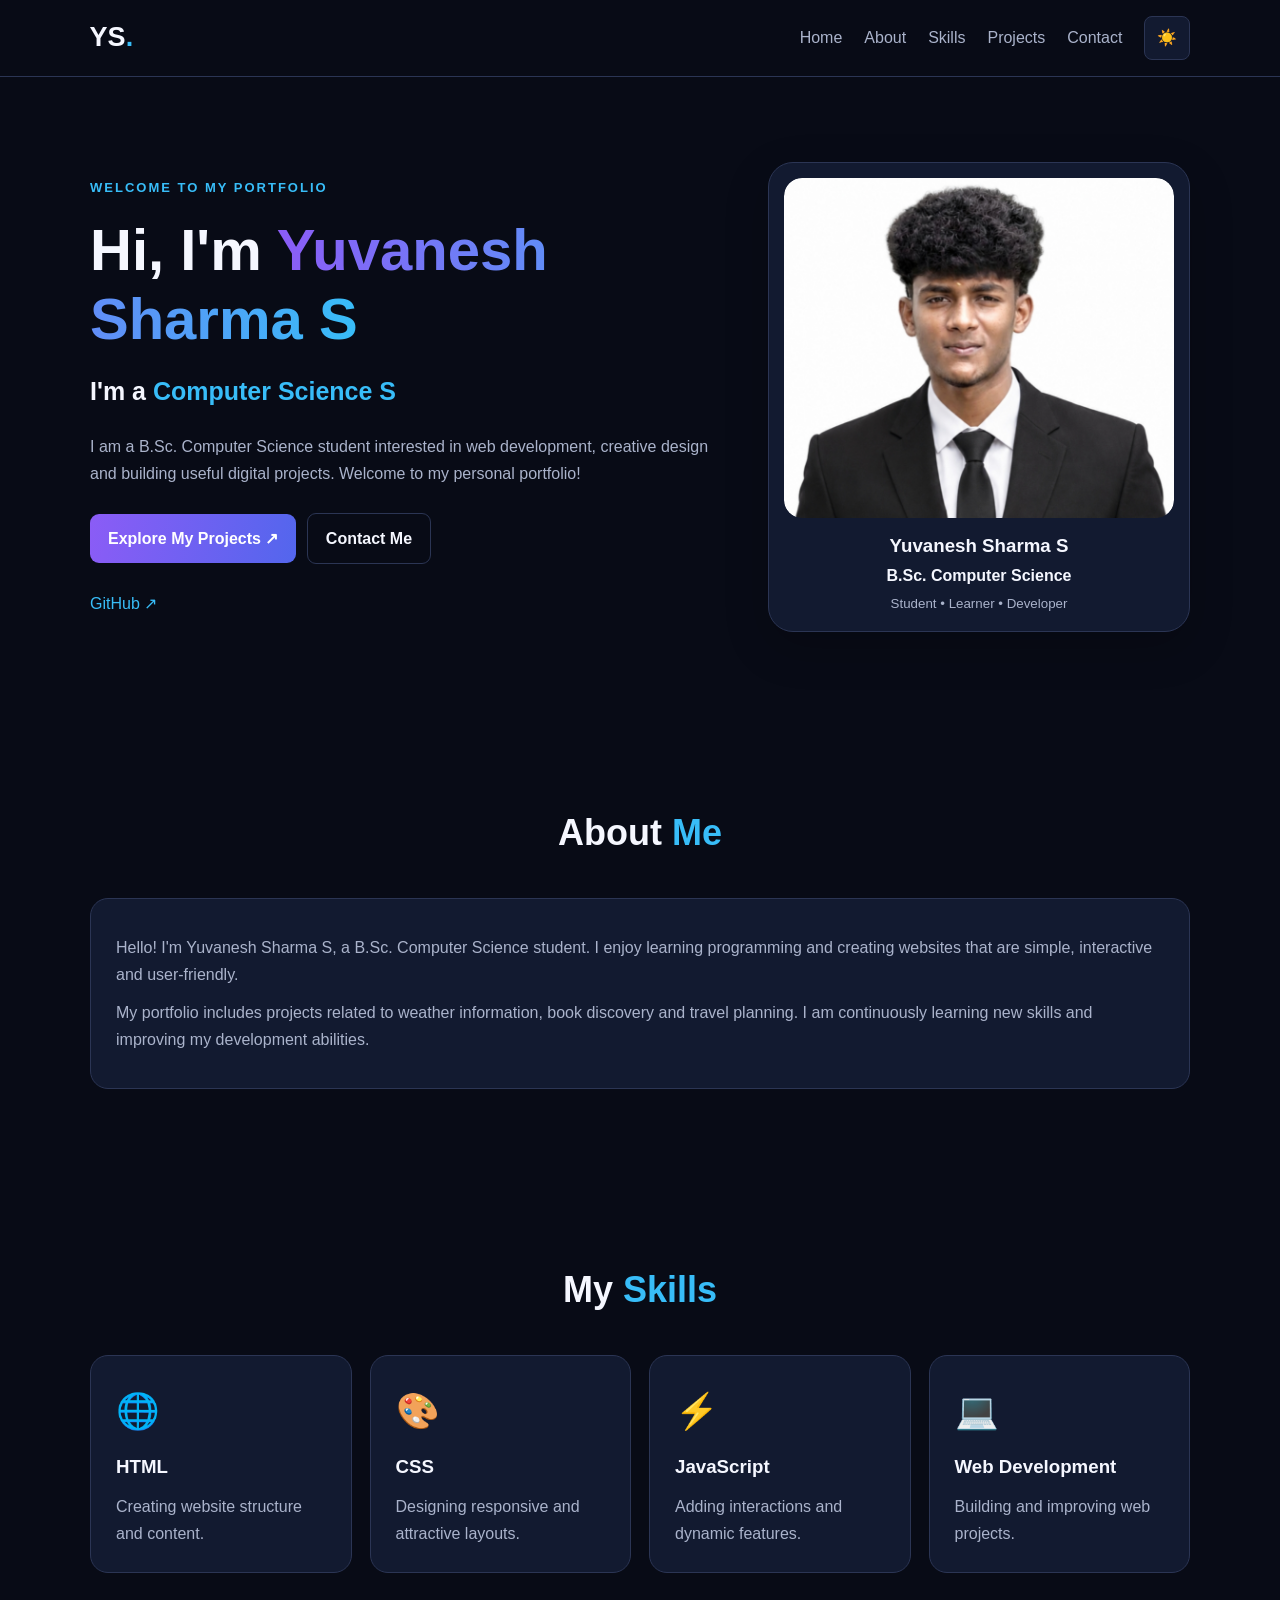
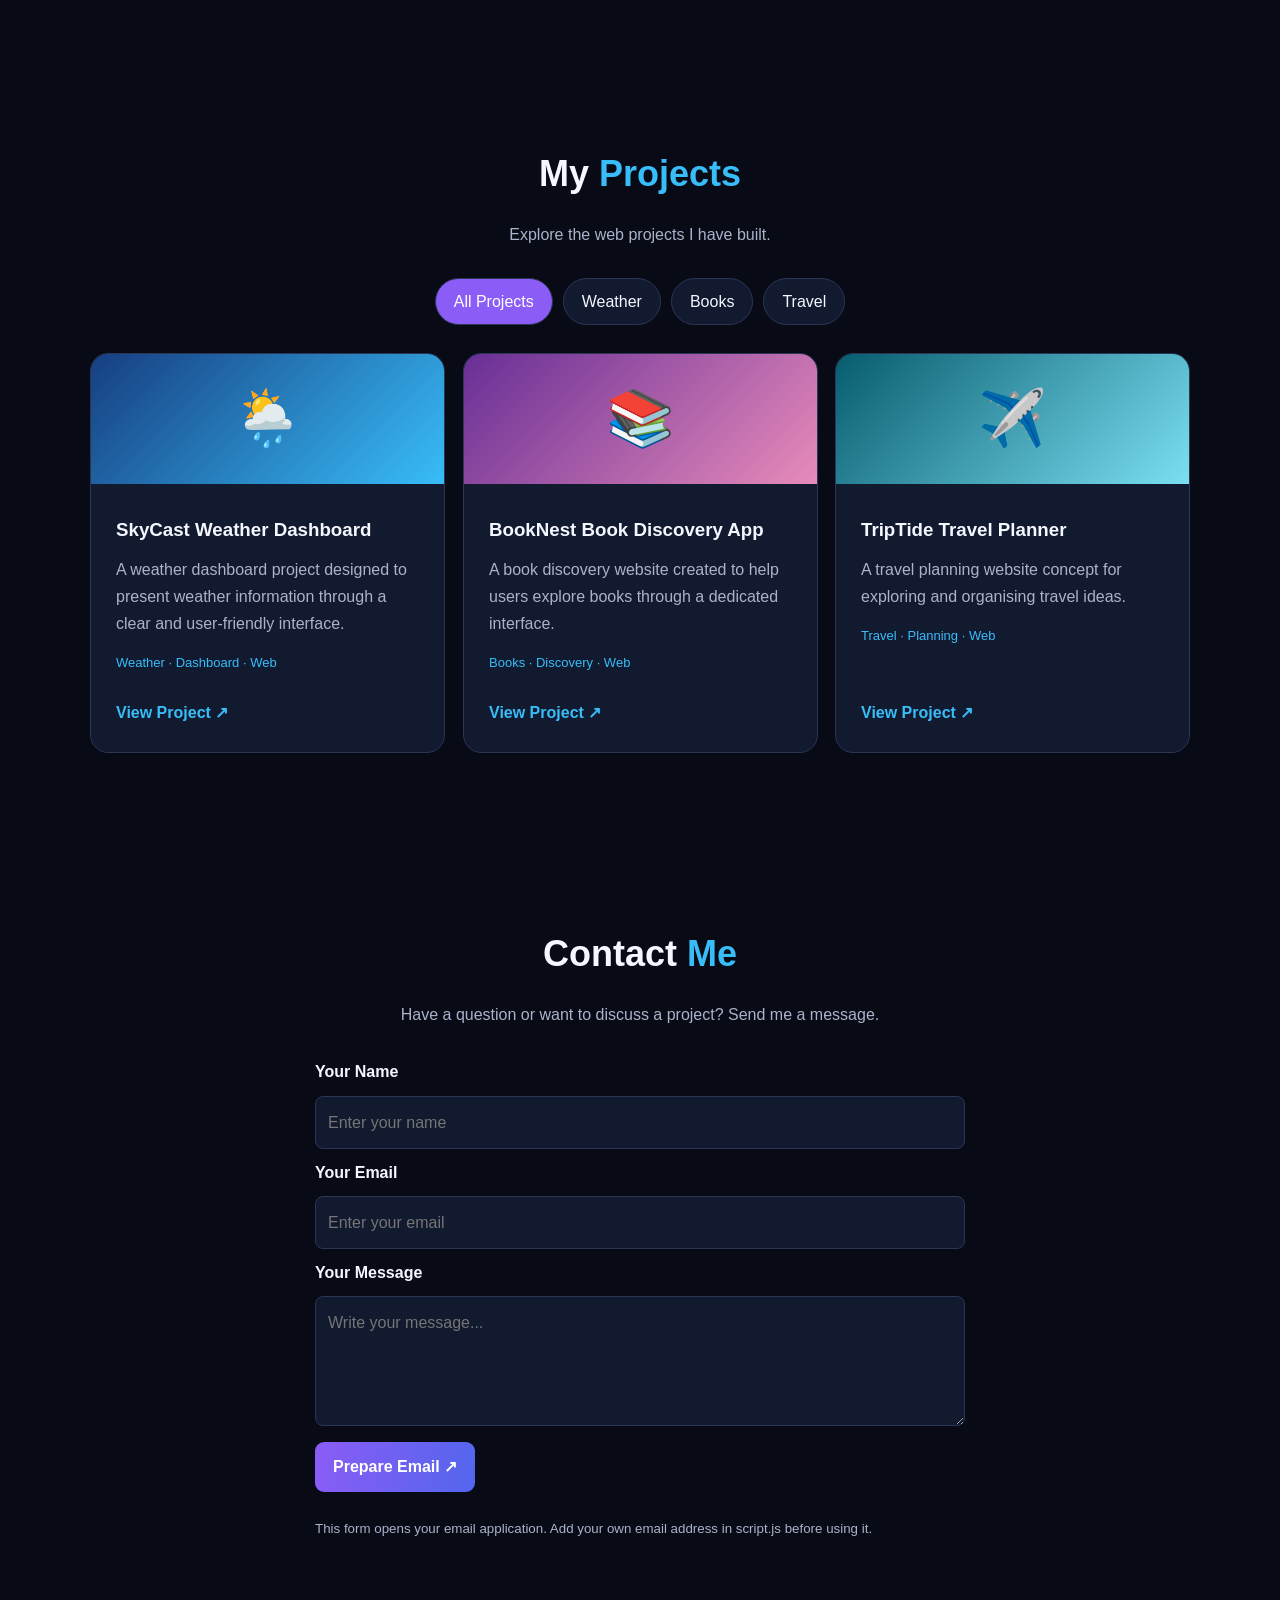
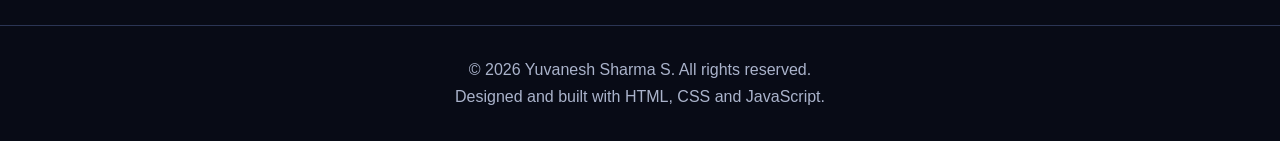
<file: index.html>
<!DOCTYPE html>
<html lang="en">
<head>
  <meta charset="UTF-8">
  <meta name="viewport" content="width=device-width, initial-scale=1.0">
  <meta name="description" content="Yuvanesh Sharma S - B.Sc. Computer Science Student Portfolio">
  <title>Yuvanesh Sharma S | Portfolio</title>
  <link rel="stylesheet" href="style.css">
  <script src="script.js" defer></script>
</head>
<body>
  <div class="progress" id="progress"></div>

  <header class="navbar">
    <a href="#home" class="logo">YS<span>.</span></a>

    <button class="menu-toggle" id="menuToggle"
      aria-label="Toggle navigation" aria-expanded="false">☰</button>

    <nav id="navLinks">
      <a href="#home">Home</a>
      <a href="#about">About</a>
      <a href="#skills">Skills</a>
      <a href="#projects">Projects</a>
      <a href="#contact">Contact</a>
      <button id="themeToggle" aria-label="Change theme">☀️</button>
    </nav>
  </header>

  <main>
    <!-- HOME -->
    <section class="section hero" id="home">
      <div class="hero-text">
        <p class="eyebrow">WELCOME TO MY PORTFOLIO</p>
        <h1>Hi, I'm <span>Yuvanesh Sharma S</span></h1>
        <h2>I'm a <span id="typedRole">Computer Science Student</span></h2>
        <p>
          I am a B.Sc. Computer Science student interested in web development,
          creative design and building useful digital projects.
          Welcome to my personal portfolio!
        </p>

        <a href="#projects" class="btn">Explore My Projects ↗</a>
        <a href="#contact" class="btn outline">Contact Me</a>

        <div class="social-links">
          <a href="https://github.com/Yuvanessharma777"
             target="_blank" rel="noopener noreferrer">GitHub ↗</a>
        </div>
      </div>

      <div class="photo-card">
        <div class="photo-frame">
          <!-- Change yuvanesh.jpg to your actual photo filename -->
          <img
            id="profilePhoto"
            src="image/yuvanesh.jpg"
            alt="Yuvanesh Sharma S"
            onerror="this.style.display='none'; document.getElementById('fallback').style.display='grid';"
          >
          <div id="fallback">YS</div>
        </div>
        <h3>Yuvanesh Sharma S</h3>
        <p>B.Sc. Computer Science</p>
        <small>Student • Learner • Developer</small>
      </div>
    </section>

    <!-- ABOUT -->
    <section class="section" id="about">
      <h2 class="heading">About <span>Me</span></h2>
      <div class="panel about-panel">
        <p>
          Hello! I'm Yuvanesh Sharma S, a B.Sc. Computer Science student.
          I enjoy learning programming and creating websites that are
          simple, interactive and user-friendly.
        </p>
        <p>
          My portfolio includes projects related to weather information,
          book discovery and travel planning. I am continuously learning
          new skills and improving my development abilities.
        </p>
      </div>
    </section>

    <!-- SKILLS -->
    <section class="section" id="skills">
      <h2 class="heading">My <span>Skills</span></h2>

      <div class="grid">
        <article class="panel skill-card">
          <div class="skill-icon">🌐</div>
          <h3>HTML</h3>
          <p>Creating website structure and content.</p>
        </article>

        <article class="panel skill-card">
          <div class="skill-icon">🎨</div>
          <h3>CSS</h3>
          <p>Designing responsive and attractive layouts.</p>
        </article>

        <article class="panel skill-card">
          <div class="skill-icon">⚡</div>
          <h3>JavaScript</h3>
          <p>Adding interactions and dynamic features.</p>
        </article>

        <article class="panel skill-card">
          <div class="skill-icon">💻</div>
          <h3>Web Development</h3>
          <p>Building and improving web projects.</p>
        </article>
      </div>
    </section>

    <!-- PROJECTS -->
    <section class="section" id="projects">
      <h2 class="heading">My <span>Projects</span></h2>
      <p class="section-description">
        Explore the web projects I have built.
      </p>

      <div class="filters">
        <button class="filter active" data-filter="all">All Projects</button>
        <button class="filter" data-filter="weather">Weather</button>
        <button class="filter" data-filter="books">Books</button>
        <button class="filter" data-filter="travel">Travel</button>
      </div>

      <div class="grid projects">
        <article class="panel project" data-category="weather">
          <div class="project-icon weather">🌦️</div>
          <h3>SkyCast Weather Dashboard</h3>
          <p>
            A weather dashboard project designed to present weather
            information through a clear and user-friendly interface.
          </p>
          <div class="tags">Weather · Dashboard · Web</div>
          <a href="https://beautiful-medovik-a592bd.netlify.app/"
             target="_blank" rel="noopener noreferrer">
            View Project ↗
          </a>
        </article>

        <article class="panel project" data-category="books">
          <div class="project-icon books">📚</div>
          <h3>BookNest Book Discovery App</h3>
          <p>
            A book discovery website created to help users explore
            books through a dedicated interface.
          </p>
          <div class="tags">Books · Discovery · Web</div>
          <a href="https://book-nest-yuv.netlify.app/"
             target="_blank" rel="noopener noreferrer">
            View Project ↗
          </a>
        </article>

        <article class="panel project" data-category="travel">
          <div class="project-icon travel">✈️</div>
          <h3>TripTide Travel Planner</h3>
          <p>
            A travel planning website concept for exploring and
            organising travel ideas.
          </p>
          <div class="tags">Travel · Planning · Web</div>
          <a href="https://trip-tide-yuvanes.netlify.app/"
             target="_blank" rel="noopener noreferrer">
            View Project ↗
          </a>
        </article>
      </div>
    </section>

    <!-- CONTACT -->
    <section class="section" id="contact">
      <h2 class="heading">Contact <span>Me</span></h2>
      <p class="section-description">
        Have a question or want to discuss a project? Send me a message.
      </p>

      <form class="contact-form" id="contactForm">
        <label for="name">Your Name</label>
        <input type="text" id="name" name="name"
          placeholder="Enter your name" required>

        <label for="email">Your Email</label>
        <input type="email" id="email" name="email"
          placeholder="Enter your email" required>

        <label for="message">Your Message</label>
        <textarea id="message" name="message"
          placeholder="Write your message..." required></textarea>

        <button type="submit" class="btn">Prepare Email ↗</button>
        <p id="formStatus" role="status"></p>
        <small>
          This form opens your email application. Add your own email
          address in script.js before using it.
        </small>
      </form>
    </section>
  </main>

  <footer>
    <p>© <span id="year"></span> Yuvanesh Sharma S. All rights reserved.</p>
    <p>Designed and built with HTML, CSS and JavaScript.</p>
  </footer>

  <button id="topButton" aria-label="Back to top">↑</button>
</body>
</html>
</file>
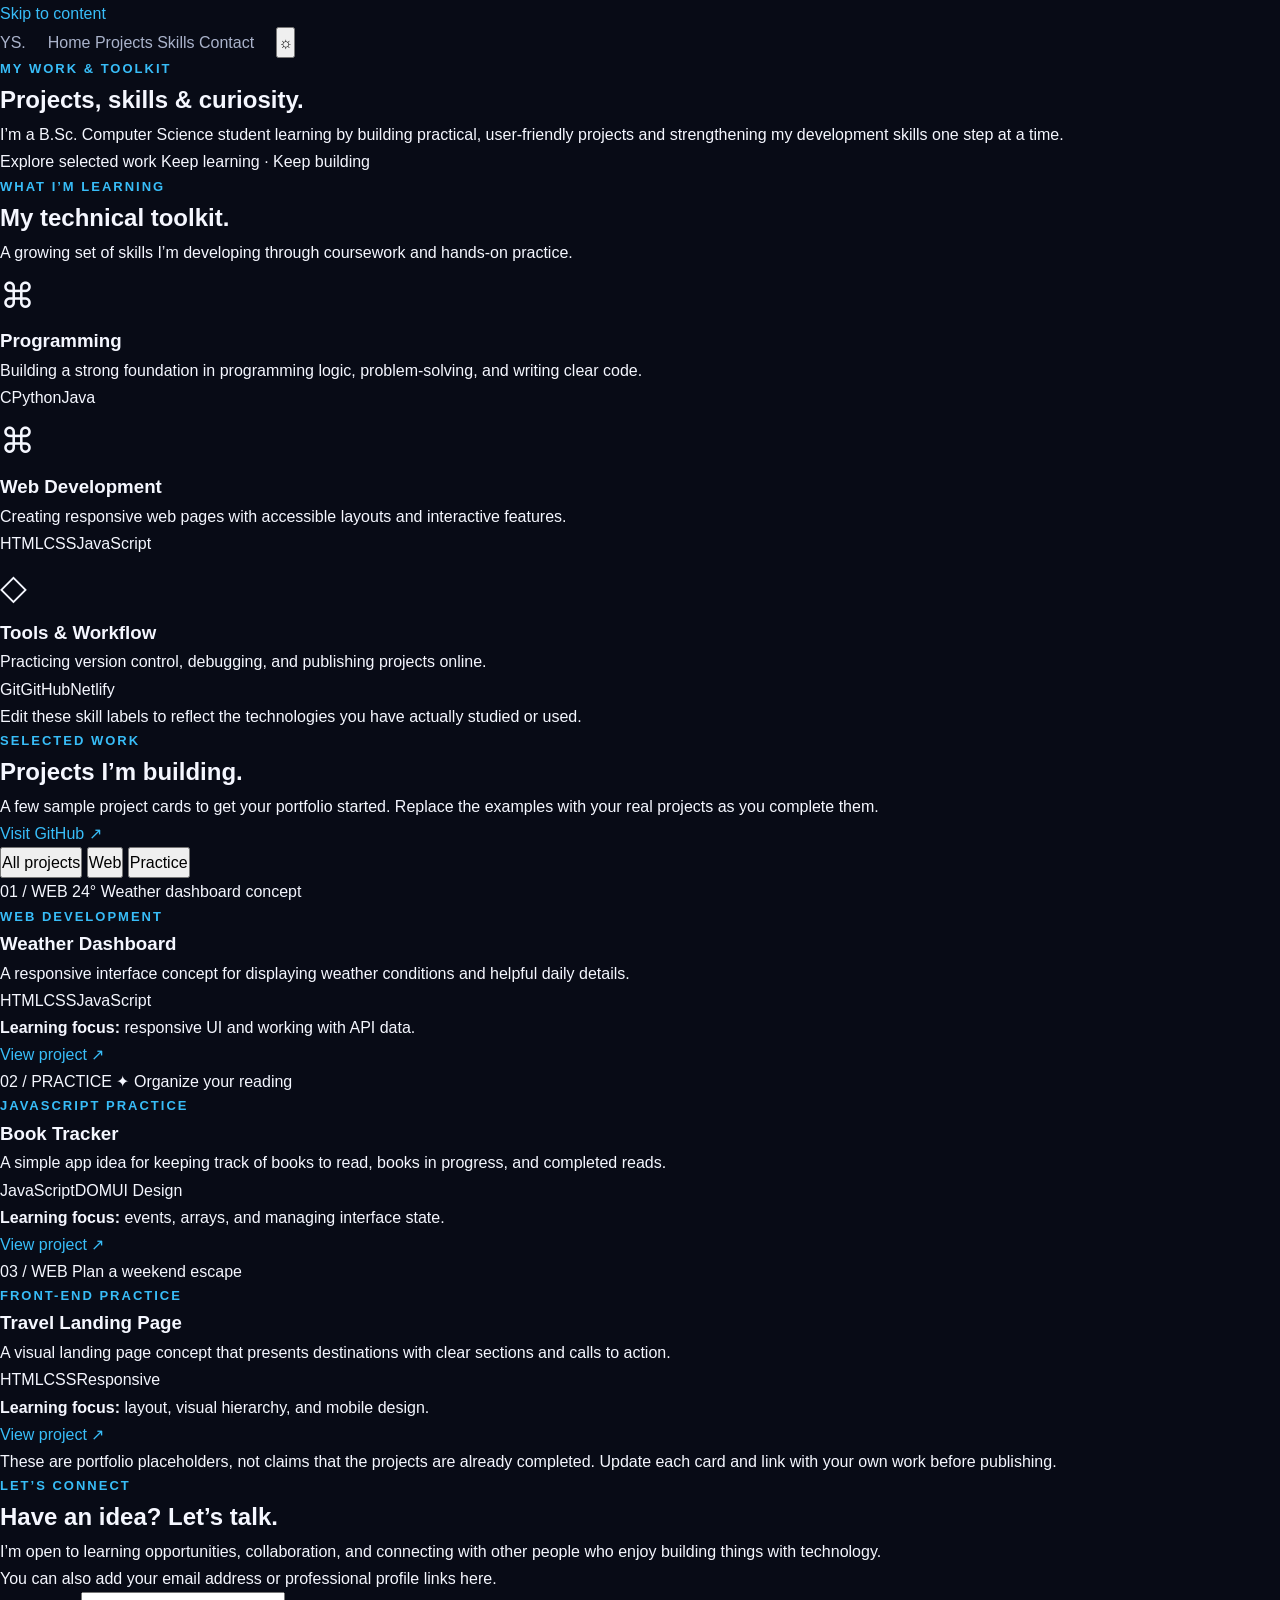
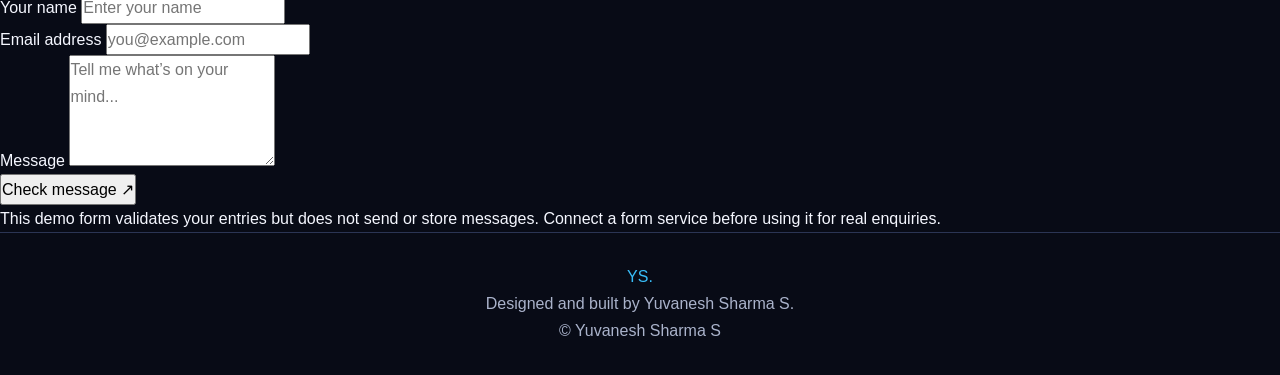
<file: projects.html>
<!DOCTYPE html>
<html lang="en">
<head>
  <meta charset="UTF-8">
  <meta name="viewport" content="width=device-width, initial-scale=1.0">
  <meta name="description" content="Projects, skills, and contact information for Yuvanesh Sharma S, a B.Sc. Computer Science student.">
  <meta name="theme-color" content="#10172a">
  <title>Projects & Skills | Yuvanesh Sharma S</title>
  <link rel="stylesheet" href="style.css">
  <script src="script.js" defer></script>
</head>
<body>
  <a class="skip-link" href="#main-content">Skip to content</a>

  <header class="site-header">
    <nav class="nav-wrap container" aria-label="Main navigation">
      <a class="brand" href="index.html" aria-label="Yuvanesh Sharma home">YS<span>.</span></a>
      <div class="nav-links" id="navLinks">
        <a class="nav-link" href="index.html">Home</a>
        <a class="nav-link active" href="#projects" aria-current="page">Projects</a>
        <a class="nav-link" href="#skills">Skills</a>
        <a class="nav-link" href="#contact">Contact</a>
      </div>
      <div class="nav-actions">
        <button class="theme-toggle" type="button" aria-label="Switch to light theme" title="Toggle theme">☼</button>
        <button class="menu-toggle" type="button" aria-label="Open navigation menu" aria-expanded="false" aria-controls="navLinks">
          <span></span><span></span><span></span>
        </button>
      </div>
    </nav>
  </header>

  <main id="main-content">
    <section class="page-hero section-pad">
      <div class="page-hero-inner container">
        <p class="eyebrow"><span class="status-dot"></span> MY WORK & TOOLKIT</p>
        <h1>Projects, skills & <span class="gradient-text">curiosity.</span></h1>
        <p class="page-hero-description">I’m a B.Sc. Computer Science student learning by building practical, user-friendly projects and strengthening my development skills one step at a time.</p>
        <div class="page-hero-bottom">
          <span>Explore selected work</span>
          <span>Keep learning · Keep building</span>
        </div>
      </div>
    </section>

    <section class="skills-section section-pad" id="skills">
      <div class="container">
        <div class="section-heading compact-heading">
          <p class="eyebrow">WHAT I’M LEARNING</p>
          <h2>My technical <span class="gradient-text">toolkit.</span></h2>
          <p class="muted-copy">A growing set of skills I’m developing through coursework and hands-on practice.</p>
        </div>
        <div class="skills-grid">
          <article class="skill-card">
            <div class="skill-icon" aria-hidden="true">⌘</div>
            <h3>Programming</h3>
            <p>Building a strong foundation in programming logic, problem-solving, and writing clear code.</p>
            <div class="skill-tags"><span>C</span><span>Python</span><span>Java</span></div>
          </article>
          <article class="skill-card">
            <div class="skill-icon" aria-hidden="true">⌘</div>
            <h3>Web Development</h3>
            <p>Creating responsive web pages with accessible layouts and interactive features.</p>
            <div class="skill-tags"><span>HTML</span><span>CSS</span><span>JavaScript</span></div>
          </article>
          <article class="skill-card">
            <div class="skill-icon" aria-hidden="true">◇</div>
            <h3>Tools & Workflow</h3>
            <p>Practicing version control, debugging, and publishing projects online.</p>
            <div class="skill-tags"><span>Git</span><span>GitHub</span><span>Netlify</span></div>
          </article>
        </div>
        <p class="skills-note">Edit these skill labels to reflect the technologies you have actually studied or used.</p>
      </div>
    </section>

    <section class="projects-section section-pad" id="projects">
      <div class="container">
        <div class="project-heading section-heading">
          <div>
            <p class="eyebrow">SELECTED WORK</p>
            <h2>Projects I’m <span class="gradient-text">building.</span></h2>
            <p class="muted-copy">A few sample project cards to get your portfolio started. Replace the examples with your real projects as you complete them.</p>
          </div>
          <a class="text-link github-link" href="https://github.com/" target="_blank" rel="noopener noreferrer">Visit GitHub <span aria-hidden="true">↗</span></a>
        </div>

        <div class="project-filters" role="group" aria-label="Filter projects">
          <button class="filter-button active" type="button" data-filter="all" aria-pressed="true">All projects</button>
          <button class="filter-button" type="button" data-filter="web" aria-pressed="false">Web</button>
          <button class="filter-button" type="button" data-filter="practice" aria-pressed="false">Practice</button>
        </div>

        <div class="projects-grid">
          <article class="project-card" data-category="web">
            <div class="project-art art-sky" aria-hidden="true">
              <span class="project-index">01 / WEB</span>
              <span class="sky-sun"></span><span class="sky-cloud cloud-one"></span><span class="sky-cloud cloud-two"></span>
              <span class="sky-temperature">24°</span>
              <span class="sky-caption">Weather dashboard concept</span>
            </div>
            <div class="project-body">
              <p class="eyebrow">WEB DEVELOPMENT</p>
              <h3>Weather Dashboard</h3>
              <p>A responsive interface concept for displaying weather conditions and helpful daily details.</p>
              <div class="project-tags"><span>HTML</span><span>CSS</span><span>JavaScript</span></div>
              <p class="project-learning"><strong>Learning focus:</strong> responsive UI and working with API data.</p>
              <a class="text-link" href="https://github.com/" target="_blank" rel="noopener noreferrer">View project <span aria-hidden="true">↗</span></a>
            </div>
          </article>

          <article class="project-card" data-category="practice">
            <div class="project-art art-book" aria-hidden="true">
              <span class="project-index">02 / PRACTICE</span>
              <span class="book-shape book-one"></span><span class="book-shape book-two"></span><span class="book-shape book-three"></span><span class="book-shape book-four"></span>
              <span class="book-sparkle">✦</span>
              <span class="book-caption">Organize your reading</span>
            </div>
            <div class="project-body">
              <p class="eyebrow">JAVASCRIPT PRACTICE</p>
              <h3>Book Tracker</h3>
              <p>A simple app idea for keeping track of books to read, books in progress, and completed reads.</p>
              <div class="project-tags"><span>JavaScript</span><span>DOM</span><span>UI Design</span></div>
              <p class="project-learning"><strong>Learning focus:</strong> events, arrays, and managing interface state.</p>
              <a class="text-link" href="https://github.com/" target="_blank" rel="noopener noreferrer">View project <span aria-hidden="true">↗</span></a>
            </div>
          </article>

          <article class="project-card" data-category="web">
            <div class="project-art art-trip" aria-hidden="true">
              <span class="project-index">03 / WEB</span>
              <span class="trip-sun"></span><span class="trip-mountain trip-mountain-back"></span><span class="trip-mountain trip-mountain-front"></span>
              <span class="trip-caption">Plan a weekend escape</span>
            </div>
            <div class="project-body">
              <p class="eyebrow">FRONT-END PRACTICE</p>
              <h3>Travel Landing Page</h3>
              <p>A visual landing page concept that presents destinations with clear sections and calls to action.</p>
              <div class="project-tags"><span>HTML</span><span>CSS</span><span>Responsive</span></div>
              <p class="project-learning"><strong>Learning focus:</strong> layout, visual hierarchy, and mobile design.</p>
              <a class="text-link" href="https://github.com/" target="_blank" rel="noopener noreferrer">View project <span aria-hidden="true">↗</span></a>
            </div>
          </article>
        </div>
        <p class="skills-note">These are portfolio placeholders, not claims that the projects are already completed. Update each card and link with your own work before publishing.</p>
      </div>
    </section>

    <section class="contact-section section-pad" id="contact">
      <div class="container contact-grid">
        <div class="contact-copy">
          <p class="eyebrow">LET’S CONNECT</p>
          <h2>Have an idea? <span class="gradient-text">Let’s talk.</span></h2>
          <p class="muted-copy">I’m open to learning opportunities, collaboration, and connecting with other people who enjoy building things with technology.</p>
          <p class="muted-copy">You can also add your email address or professional profile links here.</p>
        </div>
        <div class="contact-form-card">
          <form id="contactForm" novalidate>
            <div class="form-field">
              <label for="contactName">Your name</label>
              <input id="contactName" name="name" type="text" autocomplete="name" placeholder="Enter your name" required>
            </div>
            <div class="form-field">
              <label for="contactEmail">Email address</label>
              <input id="contactEmail" name="email" type="email" autocomplete="email" placeholder="you@example.com" required>
            </div>
            <div class="form-field">
              <label for="contactMessage">Message</label>
              <textarea id="contactMessage" name="message" rows="4" placeholder="Tell me what’s on your mind..." required></textarea>
            </div>
            <button class="button button-primary full-button" type="submit">Check message <span aria-hidden="true">↗</span></button>
            <p id="formFeedback" class="form-feedback" role="status" aria-live="polite"></p>
            <p class="skills-note">This demo form validates your entries but does not send or store messages. Connect a form service before using it for real enquiries.</p>
          </form>
        </div>
      </div>
    </section>
  </main>

  <footer class="site-footer">
    <div class="container footer-inner">
      <a class="brand" href="index.html">YS<span>.</span></a>
      <p>Designed and built by Yuvanesh Sharma S.</p>
      <p>© <span class="current-year"></span> Yuvanesh Sharma S</p>
    </div>
  </footer>
</body>
</html>
</file>
<file: style.css>
:root {
  --bg: #080b16;
  --card: #121a30;
  --text: #f5f7ff;
  --muted: #aab3cb;
  --border: #2b3554;
  --purple: #8b5cf6;
  --blue: #38bdf8;
}

body.light {
  --bg: #f2f5ff;
  --card: #ffffff;
  --text: #151a31;
  --muted: #626b82;
  --border: #d9def0;
}

* {
  box-sizing: border-box;
  margin: 0;
  padding: 0;
}

html {
  scroll-behavior: smooth;
  scroll-padding-top: 85px;
}

body {
  background: var(--bg);
  color: var(--text);
  font-family: Arial, sans-serif;
  line-height: 1.7;
  transition: background 0.3s, color 0.3s;
}

a {
  color: var(--blue);
  text-decoration: none;
}

button, input, textarea {
  font: inherit;
}

button {
  cursor: pointer;
}

button:focus-visible,
a:focus-visible,
input:focus-visible,
textarea:focus-visible {
  outline: 2px solid var(--blue);
  outline-offset: 3px;
}

/* Navigation */

.navbar {
  position: sticky;
  top: 0;
  z-index: 100;
  display: flex;
  justify-content: space-between;
  align-items: center;
  padding: 15px 7%;
  background: var(--bg);
  border-bottom: 1px solid var(--border);
}

.logo {
  font-size: 27px;
  font-weight: bold;
  color: var(--text);
}

.logo span,
.heading span {
  color: var(--blue);
}

nav {
  display: flex;
  align-items: center;
  gap: 22px;
}

nav a {
  color: var(--muted);
  transition: color 0.2s;
}

nav a:hover {
  color: var(--blue);
}

#themeToggle,
.menu-toggle {
  padding: 7px 12px;
  background: var(--card);
  border: 1px solid var(--border);
  color: var(--text);
  border-radius: 8px;
}

.menu-toggle {
  display: none;
}

.progress {
  position: fixed;
  top: 0;
  left: 0;
  height: 3px;
  width: 0;
  z-index: 200;
  background: linear-gradient(90deg, var(--purple), var(--blue));
}

/* Common sections */

.section {
  width: 86%;
  max-width: 1100px;
  margin: auto;
  padding: 85px 0;
}

.heading {
  text-align: center;
  font-size: 36px;
  margin-bottom: 35px;
}

.section-description {
  text-align: center;
  color: var(--muted);
  margin: -18px auto 30px;
  max-width: 650px;
}

.panel {
  padding: 25px;
  background: var(--card);
  border: 1px solid var(--border);
  border-radius: 18px;
  transition: transform 0.25s, border-color 0.25s;
}

.panel:hover {
  border-color: var(--purple);
  transform: translateY(-4px);
}

/* Home */

.hero {
  min-height: 620px;
  display: grid;
  grid-template-columns: 1.2fr 0.8fr;
  gap: 45px;
  align-items: center;
}

.eyebrow {
  color: var(--blue);
  font-weight: bold;
  letter-spacing: 2px;
  font-size: 13px;
}

.hero h1 {
  font-size: clamp(34px, 5vw, 58px);
  line-height: 1.2;
  margin: 16px 0;
  overflow-wrap: anywhere;
}

.hero h1 span {
  background: linear-gradient(90deg, var(--purple), var(--blue));
  color: transparent;
  background-clip: text;
  -webkit-background-clip: text;
}

.hero h2 {
  font-size: 25px;
  margin-bottom: 18px;
}

#typedRole {
  color: var(--blue);
}

.hero-text > p:not(.eyebrow) {
  color: var(--muted);
  margin: 20px 0;
}

.btn {
  display: inline-block;
  padding: 11px 18px;
  margin: 6px 6px 6px 0;
  border: none;
  border-radius: 9px;
  background: linear-gradient(100deg, var(--purple), #5366ed);
  color: white;
  font-weight: bold;
  transition: transform 0.2s, box-shadow 0.2s;
}

.btn:hover {
  transform: translateY(-3px);
  box-shadow: 0 10px 25px #6954e444;
}

.btn.outline {
  background: transparent;
  border: 1px solid var(--border);
  color: var(--text);
}

.social-links {
  margin-top: 20px;
}

/* Profile photo */

.photo-card {
  text-align: center;
  padding: 15px;
  border: 1px solid var(--border);
  border-radius: 25px;
  background: var(--card);
  box-shadow: 0 15px 45px #0003;
  transition: transform 0.3s;
}

.photo-card:hover {
  transform: translateY(-8px) rotate(1deg);
}

.photo-frame {
  overflow: hidden;
  border-radius: 18px;
}

.photo-card img {
  display: block;
  width: 100%;
  height: 340px;
  object-fit: cover;
  object-position: center;
  border-radius: 18px;
}

#fallback {
  display: none;
  place-items: center;
  height: 340px;
  border-radius: 18px;
  background: linear-gradient(135deg, var(--purple), var(--blue));
  color: white;
  font-size: 70px;
  font-weight: bold;
}

.photo-card h3 {
  margin-top: 12px;
}

.photo-card p {
  font-weight: bold;
}

.photo-card small {
  color: var(--muted);
}

/* About */

.about-panel p {
  color: var(--muted);
  margin: 10px 0;
}

/* Skills and project grids */

.grid {
  display: grid;
  grid-template-columns: repeat(4, minmax(0, 1fr));
  gap: 18px;
}

.skill-icon {
  font-size: 35px;
}

.grid h3 {
  margin: 10px 0;
}

.grid p {
  color: var(--muted);
}

/* Project filters */

.filters {
  display: flex;
  justify-content: center;
  flex-wrap: wrap;
  gap: 10px;
  margin-bottom: 28px;
}

.filter {
  border: 1px solid var(--border);
  border-radius: 30px;
  padding: 9px 18px;
  color: var(--text);
  background: var(--card);
  transition: background 0.2s;
}

.filter.active,
.filter:hover {
  background: var(--purple);
  color: white;
}

.projects {
  grid-template-columns: repeat(3, minmax(0, 1fr));
}

.project {
  overflow: hidden;
  display: flex;
  flex-direction: column;
  transform-style: preserve-3d;
  will-change: transform;
}

.project-icon {
  height: 130px;
  display: grid;
  place-items: center;
  margin: -25px -25px 20px;
  font-size: 55px;
}

.weather {
  background: linear-gradient(135deg, #163e81, #38bdf8);
}

.books {
  background: linear-gradient(135deg, #682e96, #e78bba);
}

.travel {
  background: linear-gradient(135deg, #075c6e, #7bdff2);
}

.tags {
  color: var(--blue);
  font-size: 13px;
  margin: 15px 0;
}

.project a {
  display: inline-block;
  font-weight: bold;
  margin-top: auto;
  padding-top: 10px;
}

.project.hidden {
  display: none;
}

/* Contact form */

.contact-form {
  max-width: 650px;
  margin: auto;
  display: flex;
  flex-direction: column;
  gap: 10px;
}

.contact-form label {
  font-weight: bold;
}

.contact-form input,
.contact-form textarea {
  width: 100%;
  padding: 12px;
  background: var(--card);
  color: var(--text);
  border: 1px solid var(--border);
  border-radius: 8px;
}

.contact-form textarea {
  min-height: 130px;
  resize: vertical;
}

.contact-form button {
  align-self: flex-start;
}

#formStatus {
  color: var(--blue);
  overflow-wrap: anywhere;
}

.contact-form small {
  color: var(--muted);
}

/* Footer */

footer {
  text-align: center;
  padding: 30px;
  border-top: 1px solid var(--border);
  color: var(--muted);
}

/* Back to top */

#topButton {
  position: fixed;
  bottom: 20px;
  right: 20px;
  height: 45px;
  width: 45px;
  border: 0;
  border-radius: 12px;
  background: var(--purple);
  color: white;
  font-size: 24px;
  opacity: 0;
  visibility: hidden;
  transition: 0.2s;
}

#topButton.visible {
  opacity: 1;
  visibility: visible;
}

/* Scroll animation */

.reveal {
  opacity: 0;
  transform: translateY(20px);
  transition: opacity 0.6s, transform 0.6s;
}

.reveal.show {
  opacity: 1;
  transform: translateY(0);
}

/* Tablet */

@media (max-width: 850px) {
  .hero {
    grid-template-columns: 1fr;
    text-align: center;
  }

  .photo-card {
    max-width: 330px;
    margin: auto;
    width: 100%;
  }

  .grid {
    grid-template-columns: repeat(2, minmax(0, 1fr));
  }

  .projects {
    grid-template-columns: repeat(2, minmax(0, 1fr));
  }
}

/* Mobile */

@media (max-width: 600px) {
  .section {
    width: 90%;
    padding: 60px 0;
  }

  .navbar {
    padding: 13px 5%;
  }

  .menu-toggle {
    display: block;
  }

  nav {
    display: none;
    position: absolute;
    top: 100%;
    left: 0;
    right: 0;
    padding: 20px;
    background: var(--bg);
    border-bottom: 1px solid var(--border);
    flex-direction: column;
    align-items: stretch;
  }

  nav.open {
    display: flex;
  }

  .grid,
  .projects {
    grid-template-columns: 1fr;
  }

  .heading {
    font-size: 30px;
  }

  .hero h1 {
    font-size: 37px;
  }

  .hero h2 {
    font-size: 21px;
  }

  .photo-card img,
  #fallback {
    height: 300px;
  }
}

/* Accessibility */

@media (prefers-reduced-motion: reduce) {
  *,
  *::before,
  *::after {
    animation-duration: 0.01ms !important;
    transition-duration: 0.01ms !important;
    scroll-behavior: auto !important;
  }

  .reveal {
    opacity: 1;
    transform: none;
  }
}
</file>
